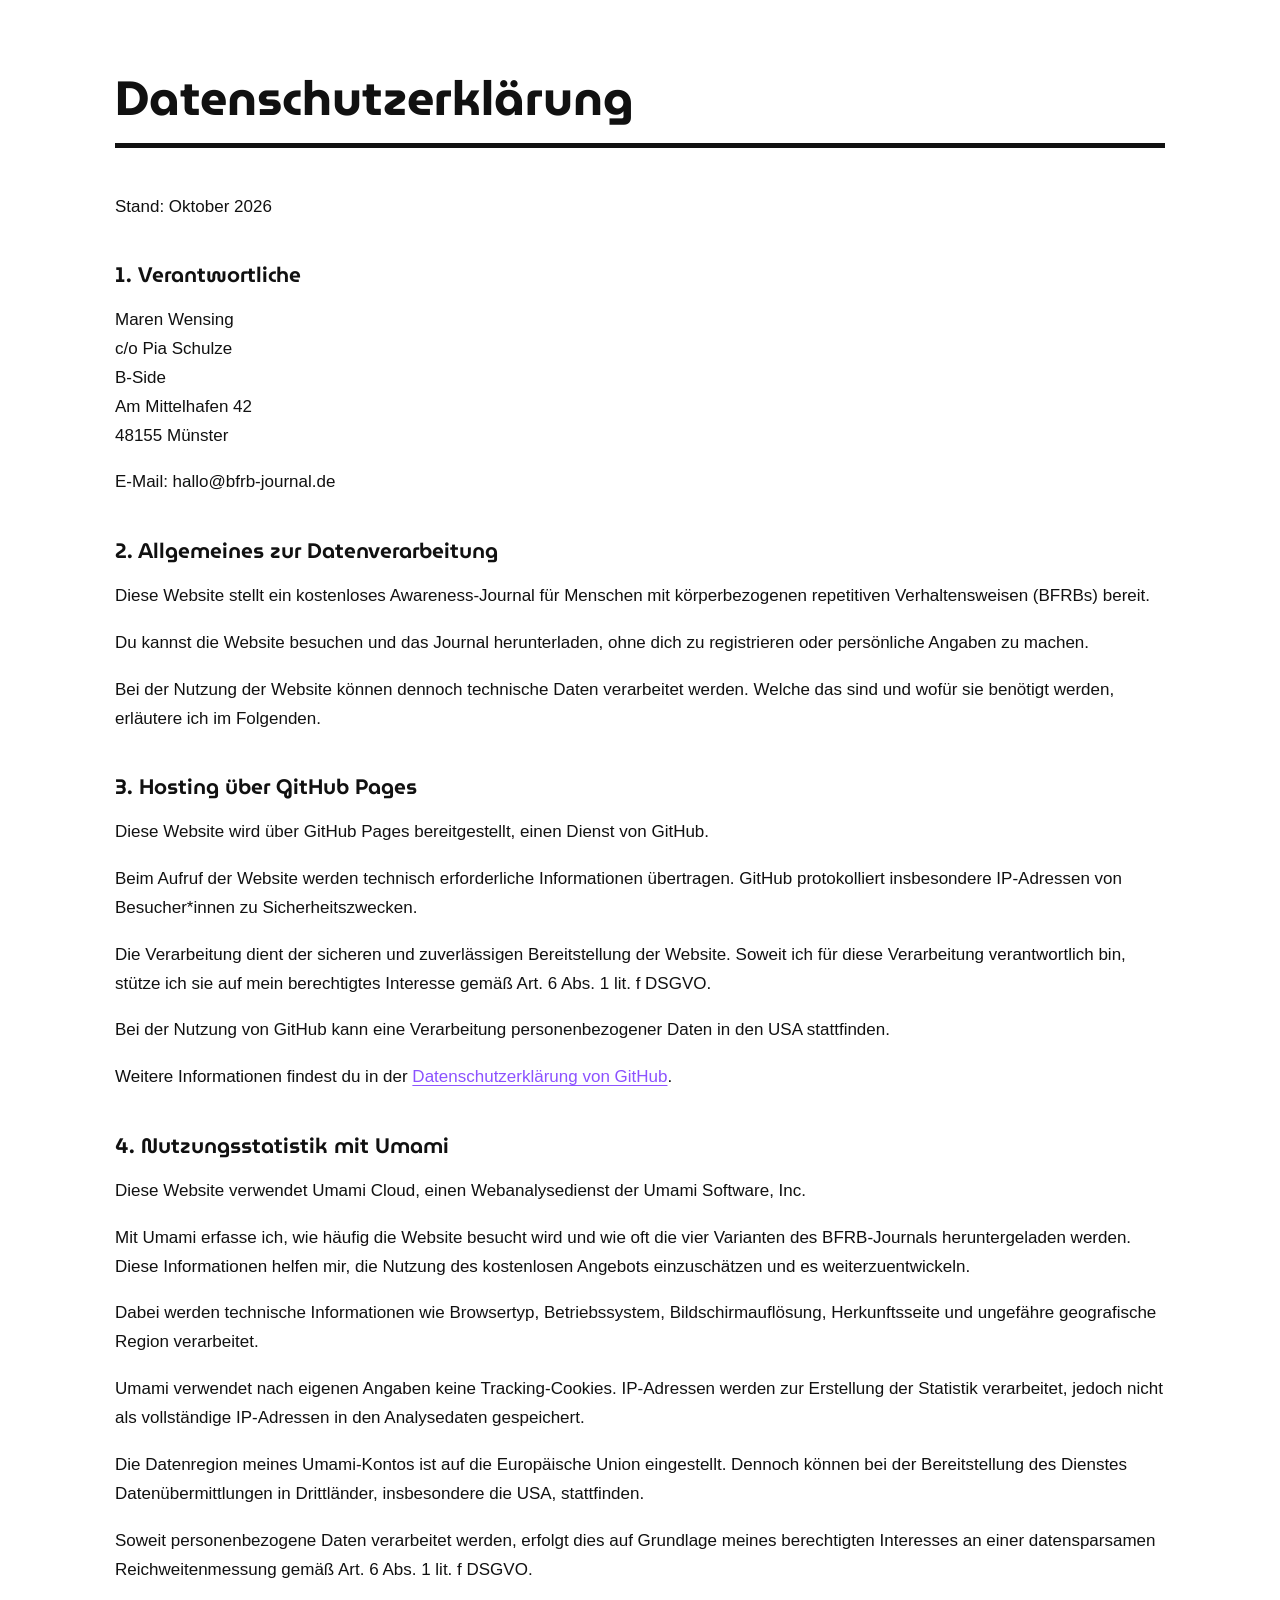
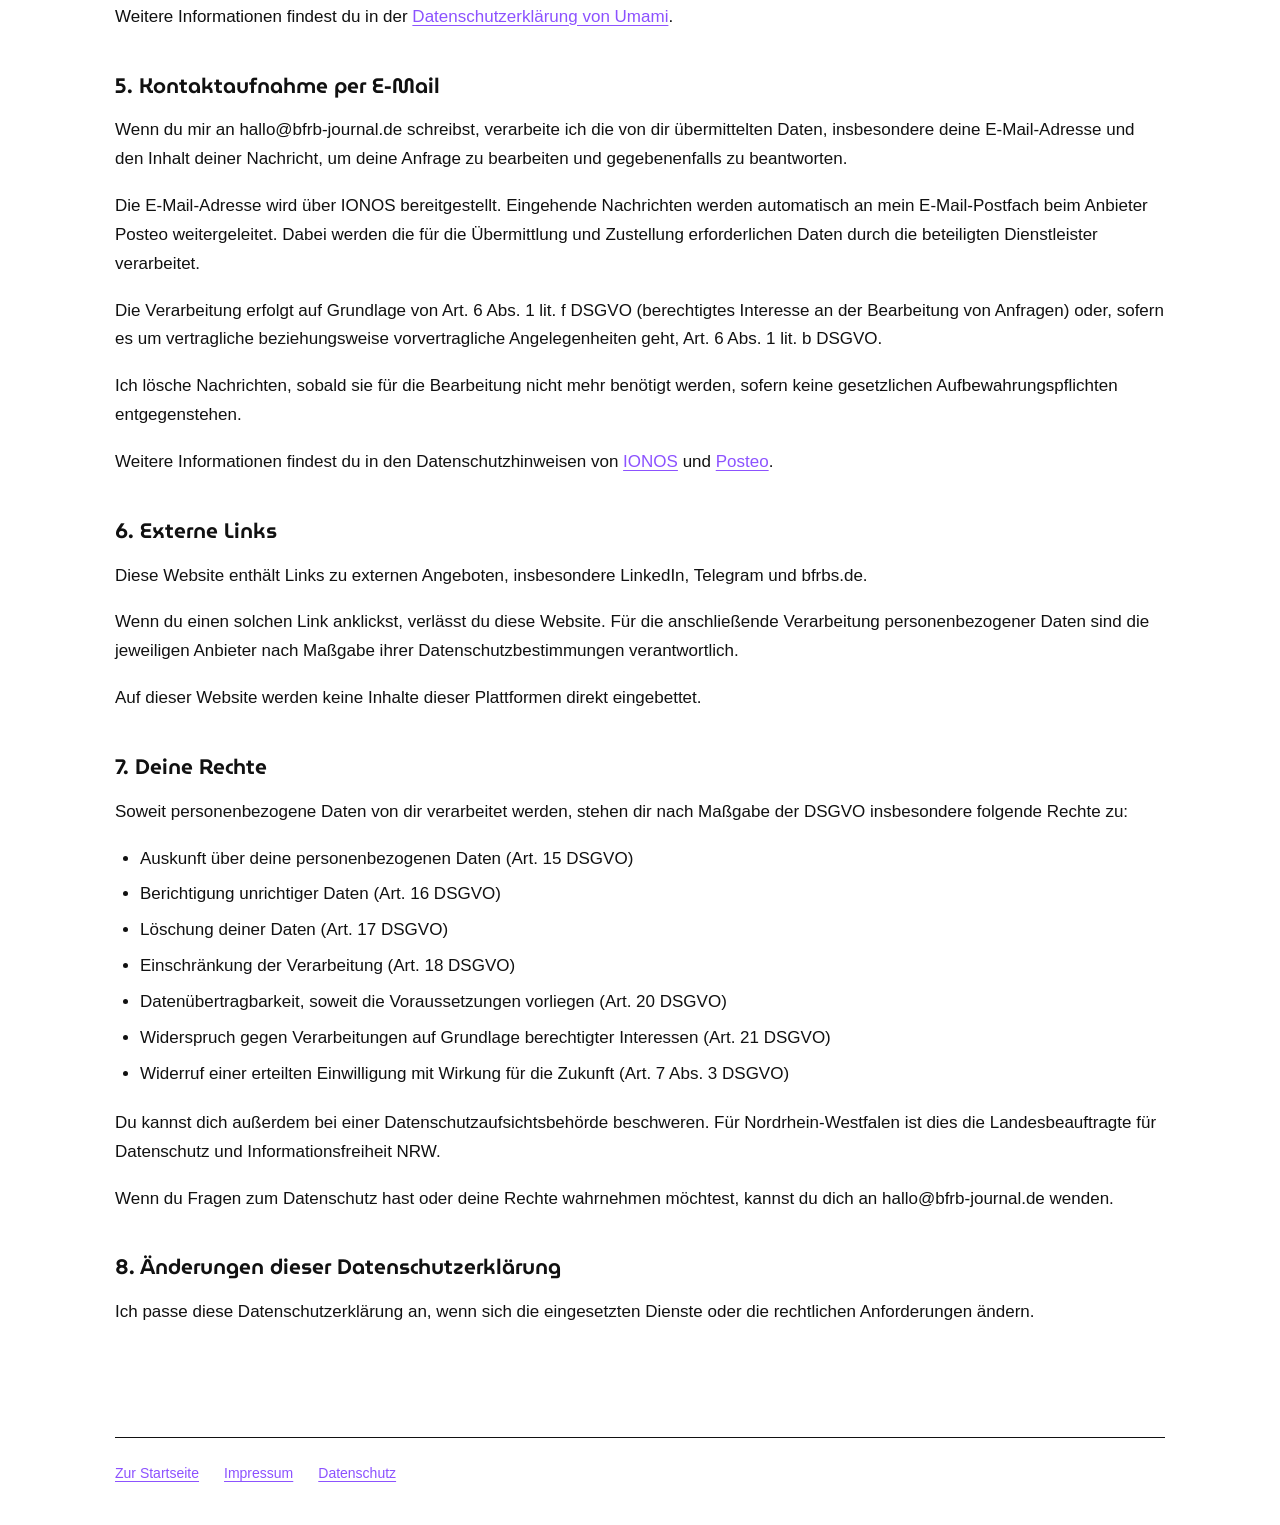
<file: datenschutz.html>
<!DOCTYPE html>
<html lang="de">

<head>
  <meta charset="UTF-8">
  <meta name="viewport" content="width=device-width, initial-scale=1.0">

  <title>Datenschutz – BFRB-Journal</title>

  <link rel="stylesheet" href="style.css">

  <style>
    .legal-page {
      width: calc(100% - 60px);
      max-width: 1050px;
      margin: 70px auto 110px;
      font-family: Arial, sans-serif;
      color: #111;
    }

    .legal-page h1 {
      font-family: "MuseoModerno", Arial, sans-serif;
      font-size: clamp(32px, 5vw, 48px);
      line-height: 1.2;
      margin: 0 0 45px;
      padding-bottom: 15px;
      border-bottom: 5px solid #111;
    }

    .legal-page h2 {
      font-family: "MuseoModerno", Arial, sans-serif;
      font-size: 21px;
      font-weight: 600;
      margin: 38px 0 14px;
    }

    .legal-page p,
    .legal-page li {
      font-size: 17px;
      line-height: 1.7;
    }

    .legal-page p {
      margin: 0 0 18px;
    }

    .legal-page ul {
      padding-left: 25px;
      margin: 0 0 20px;
    }

    .legal-page li {
      margin-bottom: 7px;
    }

    .legal-page a,
    .legal-footer a {
      color: #8c52ff;
      text-underline-offset: 3px;
      overflow-wrap: anywhere;
    }

    .legal-footer {
      width: calc(100% - 60px);
      max-width: 1050px;
      margin: 0 auto;
      padding: 25px 0 40px;
      border-top: 1px solid #111;
      display: flex;
      flex-wrap: wrap;
      gap: 25px;
      font-family: Arial, sans-serif;
      font-size: 14px;
    }

    @media (max-width: 600px) {
      .legal-page,
      .legal-footer {
        width: calc(100% - 40px);
      }

      .legal-page {
        margin-top: 45px;
        margin-bottom: 70px;
      }
    }
  </style>
</head>

<body>

  <main class="legal-page">

    <h1>Datenschutzerklärung</h1>

    <p>Stand: Oktober 2026</p>

    <h2>1. Verantwortliche</h2>

    <p>
      Maren Wensing<br>
      c/o Pia Schulze<br>
      B-Side<br>
      Am Mittelhafen 42<br>
      48155 Münster
    </p>

    <p>
      E-Mail: hallo@bfrb-journal.de
    </p>

    <h2>2. Allgemeines zur Datenverarbeitung</h2>

    <p>
      Diese Website stellt ein kostenloses Awareness-Journal
      für Menschen mit körperbezogenen repetitiven
      Verhaltensweisen (BFRBs) bereit.
    </p>

    <p>
      Du kannst die Website besuchen und das Journal
      herunterladen, ohne dich zu registrieren oder
      persönliche Angaben zu machen.
    </p>

    <p>
      Bei der Nutzung der Website können dennoch technische
      Daten verarbeitet werden. Welche das sind und wofür
      sie benötigt werden, erläutere ich im Folgenden.
    </p>

    <h2>3. Hosting über GitHub Pages</h2>

    <p>
      Diese Website wird über GitHub Pages bereitgestellt,
      einen Dienst von GitHub.
    </p>

    <p>
      Beim Aufruf der Website werden technisch erforderliche
      Informationen übertragen. GitHub protokolliert
      insbesondere IP-Adressen von Besucher*innen zu
      Sicherheitszwecken.
    </p>

    <p>
      Die Verarbeitung dient der sicheren und zuverlässigen
      Bereitstellung der Website. Soweit ich für diese
      Verarbeitung verantwortlich bin, stütze ich sie auf
      mein berechtigtes Interesse gemäß Art. 6 Abs. 1
      lit. f DSGVO.
    </p>

    <p>
      Bei der Nutzung von GitHub kann eine Verarbeitung
      personenbezogener Daten in den USA stattfinden.
    </p>

    <p>
      Weitere Informationen findest du in der
      <a
        href="https://docs.github.com/de/site-policy/privacy-policies/github-general-privacy-statement"
        target="_blank"
        rel="noopener noreferrer"
      >Datenschutzerklärung von GitHub</a>.
    </p>


<h2>4. Nutzungsstatistik mit Umami</h2>

<p>
  Diese Website verwendet Umami Cloud, einen
  Webanalysedienst der Umami Software, Inc.
</p>

<p>
  Mit Umami erfasse ich, wie häufig die Website
  besucht wird und wie oft die vier Varianten
  des BFRB-Journals heruntergeladen werden.
  Diese Informationen helfen mir, die Nutzung
  des kostenlosen Angebots einzuschätzen und
  es weiterzuentwickeln.
</p>

<p>
  Dabei werden technische Informationen wie
  Browsertyp, Betriebssystem, Bildschirmauflösung,
  Herkunftsseite und ungefähre geografische
  Region verarbeitet.
</p>

<p>
  Umami verwendet nach eigenen Angaben keine
  Tracking-Cookies. IP-Adressen werden zur
  Erstellung der Statistik verarbeitet, jedoch
  nicht als vollständige IP-Adressen in den
  Analysedaten gespeichert.
</p>

<p>
  Die Datenregion meines Umami-Kontos ist auf
  die Europäische Union eingestellt.
  Dennoch können bei der Bereitstellung des
  Dienstes Datenübermittlungen in Drittländer,
  insbesondere die USA, stattfinden.
</p>

<p>
  Soweit personenbezogene Daten verarbeitet
  werden, erfolgt dies auf Grundlage meines
  berechtigten Interesses an einer datensparsamen
  Reichweitenmessung gemäß Art. 6 Abs. 1
  lit. f DSGVO.
</p>

<p>
  Weitere Informationen findest du in der
  <a
    href="https://umami.is/privacy"
    target="_blank"
    rel="noopener noreferrer"
  >Datenschutzerklärung von Umami</a>.
</p>

    
    <h2>5. Kontaktaufnahme per E-Mail</h2>

    <p>
      Wenn du mir an hallo@bfrb-journal.de schreibst,
      verarbeite ich die von dir übermittelten Daten,
      insbesondere deine E-Mail-Adresse und den Inhalt
      deiner Nachricht, um deine Anfrage zu bearbeiten
      und gegebenenfalls zu beantworten.
    </p>

    <p>
      Die E-Mail-Adresse wird über IONOS bereitgestellt.
      Eingehende Nachrichten werden automatisch an mein
      E-Mail-Postfach beim Anbieter Posteo weitergeleitet.
      Dabei werden die für die Übermittlung und Zustellung
      erforderlichen Daten durch die beteiligten
      Dienstleister verarbeitet.
    </p>

    <p>
      Die Verarbeitung erfolgt auf Grundlage von Art. 6
      Abs. 1 lit. f DSGVO (berechtigtes Interesse an der
      Bearbeitung von Anfragen) oder, sofern es um
      vertragliche beziehungsweise vorvertragliche
      Angelegenheiten geht, Art. 6 Abs. 1 lit. b DSGVO.
    </p>

    <p>
      Ich lösche Nachrichten, sobald sie für die
      Bearbeitung nicht mehr benötigt werden, sofern
      keine gesetzlichen Aufbewahrungspflichten
      entgegenstehen.
    </p>

    <p>
      Weitere Informationen findest du in den
      Datenschutzhinweisen von
      <a
        href="https://www.ionos.de/terms-gtc/datenschutzerklaerung/"
        target="_blank"
        rel="noopener noreferrer"
      >IONOS</a>
      und
      <a
        href="https://posteo.de/site/datenschutzerklaerung"
        target="_blank"
        rel="noopener noreferrer"
      >Posteo</a>.
    </p>

    <h2>6. Externe Links</h2>

    <p>
      Diese Website enthält Links zu externen Angeboten,
      insbesondere LinkedIn, Telegram und bfrbs.de.
    </p>

    <p>
      Wenn du einen solchen Link anklickst, verlässt du
      diese Website. Für die anschließende Verarbeitung
      personenbezogener Daten sind die jeweiligen Anbieter
      nach Maßgabe ihrer Datenschutzbestimmungen
      verantwortlich.
    </p>

    <p>
      Auf dieser Website werden keine Inhalte dieser
      Plattformen direkt eingebettet.
    </p>

    <h2>7. Deine Rechte</h2>

    <p>
      Soweit personenbezogene Daten von dir verarbeitet
      werden, stehen dir nach Maßgabe der DSGVO
      insbesondere folgende Rechte zu:
    </p>

    <ul>
      <li>Auskunft über deine personenbezogenen Daten (Art. 15 DSGVO)</li>
      <li>Berichtigung unrichtiger Daten (Art. 16 DSGVO)</li>
      <li>Löschung deiner Daten (Art. 17 DSGVO)</li>
      <li>Einschränkung der Verarbeitung (Art. 18 DSGVO)</li>
      <li>Datenübertragbarkeit, soweit die Voraussetzungen vorliegen (Art. 20 DSGVO)</li>
      <li>Widerspruch gegen Verarbeitungen auf Grundlage berechtigter Interessen (Art. 21 DSGVO)</li>
      <li>Widerruf einer erteilten Einwilligung mit Wirkung für die Zukunft (Art. 7 Abs. 3 DSGVO)</li>
    </ul>

    <p>
      Du kannst dich außerdem bei einer
      Datenschutzaufsichtsbehörde beschweren.
      Für Nordrhein-Westfalen ist dies die
      Landesbeauftragte für Datenschutz und
      Informationsfreiheit NRW.
    </p>

    <p>
      Wenn du Fragen zum Datenschutz hast oder deine
      Rechte wahrnehmen möchtest, kannst du dich an
      hallo@bfrb-journal.de wenden.
    </p>

    <h2>8. Änderungen dieser Datenschutzerklärung</h2>

    <p>
      Ich passe diese Datenschutzerklärung an,
      wenn sich die eingesetzten Dienste oder
      die rechtlichen Anforderungen ändern.
    </p>

  </main>

  <footer class="legal-footer">
    <a href="index.html">Zur Startseite</a>
    <a href="impressum.html">Impressum</a>
    <a href="datenschutz.html" aria-current="page">Datenschutz</a>
  </footer>

</body>

</html>
</file>
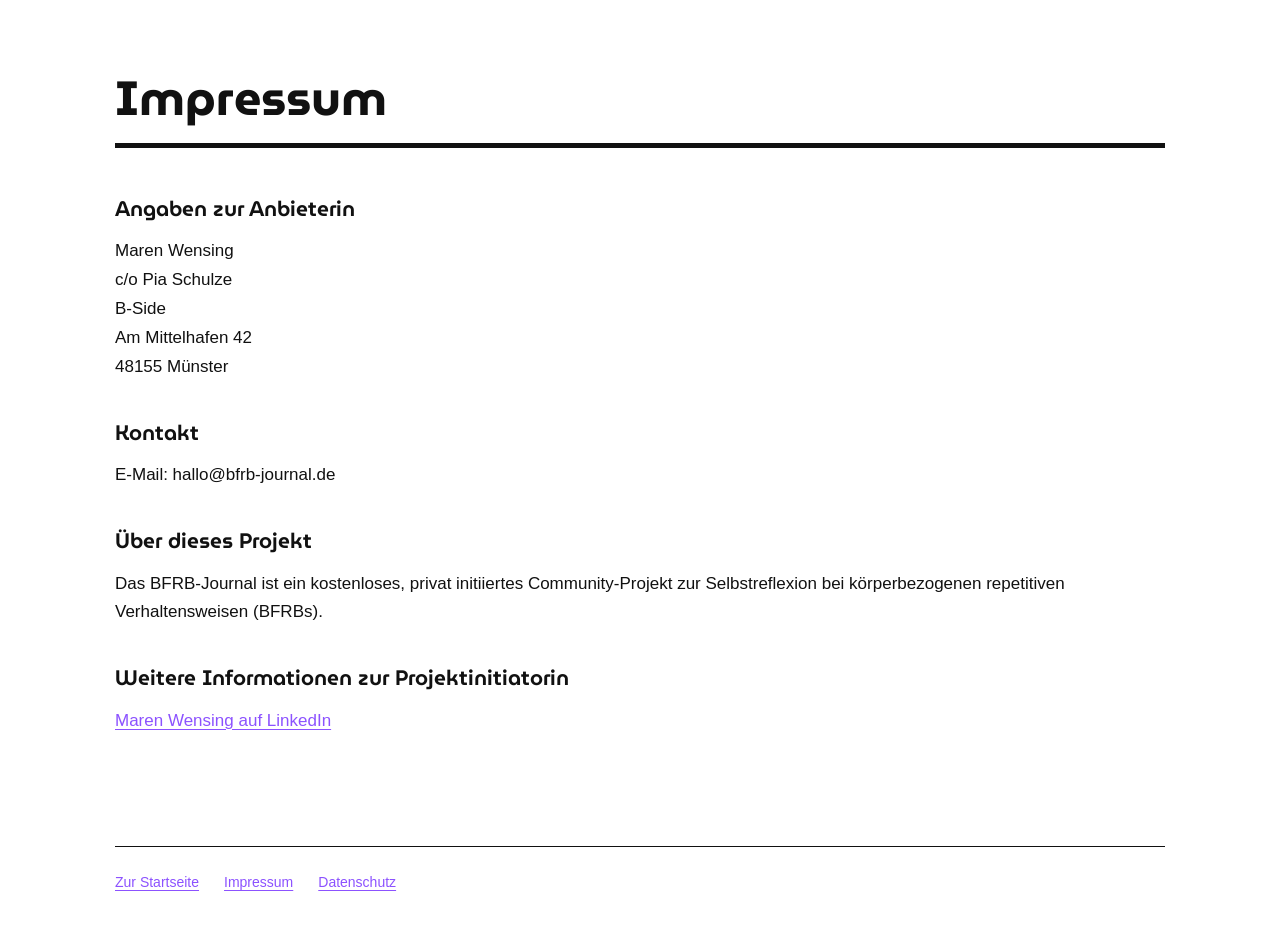
<file: impressum.html>
<!DOCTYPE html>
<html lang="de">

<head>
  <meta charset="UTF-8">
  <meta name="viewport" content="width=device-width, initial-scale=1.0">

  <title>Impressum – BFRB-Journal</title>

  <link rel="stylesheet" href="style.css">

  <style>
    .legal-page {
      width: calc(100% - 60px);
      max-width: 1050px;
      margin: 70px auto 110px;
      font-family: Arial, sans-serif;
      color: #111;
    }

    .legal-page h1 {
      font-family: "MuseoModerno", Arial, sans-serif;
      font-size: clamp(32px, 5vw, 48px);
      line-height: 1.2;
      margin: 0 0 45px;
      padding-bottom: 15px;
      border-bottom: 5px solid #111;
    }

    .legal-page h2 {
      font-family: "MuseoModerno", Arial, sans-serif;
      font-size: 21px;
      font-weight: 600;
      margin: 35px 0 12px;
    }

    .legal-page p {
      font-size: 17px;
      line-height: 1.7;
      margin: 0 0 20px;
    }

    .legal-page a,
    .legal-footer a {
      color: #8c52ff;
      text-underline-offset: 3px;
    }

    .legal-footer {
      width: calc(100% - 60px);
      max-width: 1050px;
      margin: 0 auto;
      padding: 25px 0 40px;
      border-top: 1px solid #111;
      display: flex;
      flex-wrap: wrap;
      gap: 25px;
      font-family: Arial, sans-serif;
      font-size: 14px;
    }

    @media (max-width: 600px) {
      .legal-page,
      .legal-footer {
        width: calc(100% - 40px);
      }

      .legal-page {
        margin-top: 45px;
        margin-bottom: 70px;
      }
    }
  </style>
</head>

<body>

  <main class="legal-page">

    <h1>Impressum</h1>

    <h2>Angaben zur Anbieterin</h2>

    <p>
      Maren Wensing<br>
      c/o Pia Schulze<br>
      B-Side<br>
      Am Mittelhafen 42<br>
      48155 Münster
    </p>

    <h2>Kontakt</h2>

    <p>
      E-Mail: hallo@bfrb-journal.de
    </p>

    <h2>Über dieses Projekt</h2>

    <p>
      Das BFRB-Journal ist ein kostenloses, privat
      initiiertes Community-Projekt zur Selbstreflexion
      bei körperbezogenen repetitiven Verhaltensweisen (BFRBs).
    </p>

    <h2>Weitere Informationen zur Projektinitiatorin</h2>

    <p>
      <a
        href="https://www.linkedin.com/in/maren-wensing-54979b29b/"
        target="_blank"
        rel="noopener noreferrer"
      >
        Maren Wensing auf LinkedIn
      </a>
    </p>

  </main>

  <footer class="legal-footer">
    <a href="index.html">Zur Startseite</a>
    <a href="impressum.html" aria-current="page">Impressum</a>
    <a href="datenschutz.html">Datenschutz</a>
  </footer>

</body>

</html>
</file>
<file: style.css>
/* =========================================================
   SCHRIFT
   ========================================================= */

@font-face {
  font-family: "MuseoModerno";
  src: url("MuseoModerno-VariableFont_wght.ttf") format("truetype");
  font-weight: 100 900;
  font-style: normal;
  font-display: swap;
}


/* =========================================================
   GRUNDEINSTELLUNGEN
   ========================================================= */

* {
  box-sizing: border-box;
}

html {
  scroll-behavior: smooth;
}

body {
  margin: 0;
  background: #ffffff;
  color: #111111;
  font-family: Arial, Helvetica, sans-serif;
  font-size: 17px;
  line-height: 1.55;
}

main {
  width: 100%;
}


/* =========================================================
   HERO / STARTSEITE
   ========================================================= */

.hero {
  min-height: 100vh;
  max-width: 850px;
  margin: 0 auto;
  padding: 40px 30px;
  display: flex;
  flex-direction: column;
  align-items: center;
  justify-content: center;
  text-align: center;
}

.scribble {
  margin-bottom: 18px;
  line-height: 0;
}

.scribble img {
  display: block;
  width: 410px;
  max-width: 90vw;
  height: auto;
}

.journal-title {
  margin-bottom: 25px;
  padding: 10px 30px 14px;
  border: 3px solid #111;
  font-family: "MuseoModerno", Arial, sans-serif;
  line-height: 0.85;
}

.bfrb {
  display: block;
  font-size: clamp(65px, 11vw, 115px);
  font-weight: 500;
  letter-spacing: -5px;
}

.journal {
  display: block;
  font-size: clamp(30px, 5vw, 52px);
  font-weight: 400;
}

.hero h1 {
  max-width: 700px;
  margin: 0 0 20px;
  font-family: "MuseoModerno", Arial, sans-serif;
  font-size: clamp(26px, 4vw, 34px);
  font-weight: 600;
  line-height: 1.2;
}

.intro {
  max-width: 610px;
  margin: 0 0 25px;
  font-size: 18px;
}

.small {
  margin-top: 14px;
  margin-bottom: 0;
  font-size: 14px;
}


/* =========================================================
   BUTTONS
   ========================================================= */

.button,
.button:link,
.button:visited,
.download-button,
.download-button:link,
.download-button:visited {
  display: inline-block;
  padding: 15px 27px;
  background: #8c52ff;
  border: 2px solid #8c52ff;
  color: #ffffff;
  font-family: Arial, Helvetica, sans-serif;
  font-size: 17px;
  font-weight: bold;
  text-decoration: none;
  transition:
    background 0.15s ease,
    color 0.15s ease;
}

.button:hover,
.download-button:hover {
  background: #ffffff;
  color: #8c52ff;
}

.download-button {
  margin-top: 4px;
}

.download-button.disabled {
  opacity: 0.45;
}


/* =========================================================
   BFRB-ERKLÄRUNG
   ========================================================= */

.bfrb-info {
  max-width: 700px;
  margin: 0 auto 120px;
  padding: 30px;
  border-top: 2px solid #111;
  border-bottom: 2px solid #111;
  text-align: center;
}

.bfrb-details {
  width: 100%;
  text-align: center;
}

.bfrb-details summary {
  cursor: pointer;
  font-family: "MuseoModerno", Arial, sans-serif;
  font-size: 21px;
  font-weight: 600;
  text-align: center;
}

.bfrb-details-content {
  max-width: 600px;
  margin: 20px auto 0;
  text-align: center;
}

.bfrb-details-content p {
  margin: 0;
  font-size: 17px;
  text-align: center;
}

.bfrb-more {
  display: block;
  margin-top: 8px;
  color: #8c52ff;
  font-weight: 600;
  text-decoration: underline;
  text-underline-offset: 3px;
}


/* =========================================================
   GEMEINSAMES SEITENRASTER
   ========================================================= */

.section-heading,
.why-journal,
.journal-preview,
.downloads,
.community {
  width: calc(100% - 60px);
  max-width: 1050px;
  margin-left: auto;
  margin-right: auto;
}


/* =========================================================
   ABSCHNITTSÜBERSCHRIFTEN
   ========================================================= */

.section-heading {
  margin-bottom: 45px;
}

.section-title {
  width: 100%;
  margin: 0;
  padding: 0;
  color: #111111;
  background: transparent;
  font-family: "MuseoModerno", Arial, sans-serif;
  font-size: 24px;
  font-weight: 650;
  line-height: 1.3;
  text-align: left;
}

.section-title::after {
  content: "";
  display: block;
  width: 100%;
  height: 14px;
  margin-top: 12px;
  background: #111111;
}


/* =========================================================
   WARUM DIESES JOURNAL
   ========================================================= */

.why-journal {
  padding-bottom: 120px;
}

.why-content {
  width: 100%;
  display: flow-root;
}

.why-photo {
  float: right;
  width: 230px;
  height: 230px;
  margin: 0 0 24px 32px;
  border: 2px solid #111;
  border-radius: 50%;
  overflow: hidden;
}

.why-photo img {
  display: block;
  width: 100%;
  height: 100%;
  object-fit: cover;
}

.why-content p {
  margin: 0 0 24px;
  font-size: 17px;
  line-height: 1.65;
}

.why-content p:first-of-type {
  font-weight: 700;
}

.maybe-thoughts {
  margin-top: 4px !important;
  margin-bottom: 28px !important;
  line-height: 1.75 !important;
}

/* LINKEDIN */

.why-content p.why-linkedin {
  margin-top: 30px;
  font-size: 15px;
}

.why-linkedin a {
  color: #8c52ff;
  text-decoration: underline;
  text-underline-offset: 3px;
}

.why-linkedin a:hover {
  text-decoration-thickness: 2px;
}


/* =========================================================
   JOURNAL-VORSCHAU
   ========================================================= */

.journal-preview {
  padding-bottom: 120px;
}

.preview-intro {
  max-width: 700px;
  margin: -20px auto 35px;
  font-size: 17px;
  text-align: center;
}

.preview-layout {
  width: 100%;
  display: grid;
  grid-template-columns: minmax(0, 1.35fr) minmax(280px, 0.85fr);
  gap: 45px;
  align-items: center;
}

.preview-gallery {
  min-width: 0;
}


/* =========================================================
   SLIDER
   ========================================================= */

.slider {
  position: relative;
  width: 100%;
  overflow: hidden;
  border: 2px solid #111;
  background: #f5f5f5;
}

.slide {
  display: none;
}

.slide.active {
  display: block;
}

.slide img {
  display: block;
  width: 100%;
  height: auto;
  cursor: zoom-in;
}

.slider-arrow {
  position: absolute;
  top: 50%;
  width: 46px;
  height: 46px;
  transform: translateY(-50%);
  border: 2px solid #8c52ff;
  background: #8c52ff;
  color: #ffffff !important;
  font-family: Arial, Helvetica, sans-serif;
  font-size: 25px;
  line-height: 1;
  cursor: pointer;
}

.slider-arrow:hover {
  background: #ffffff;
  color: #8c52ff !important;
}

.slider-prev {
  left: 15px;
}

.slider-next {
  right: 15px;
}

.slider-dots {
  display: flex;
  justify-content: center;
  gap: 10px;
  margin-top: 18px;
}

.slider-dot {
  width: 11px;
  height: 11px;
  padding: 0;
  border: 1.5px solid #8c52ff;
  border-radius: 50%;
  background: #ffffff;
  cursor: pointer;
}

.slider-dot.active {
  background: #8c52ff;
}


/* =========================================================
   FRAGEN NEBEN DER GALERIE
   ========================================================= */

.journal-questions {
  min-width: 0;
  padding-left: 32px;
  border-left: 2px solid #111;
}

.question-list p {
  display: grid;
  grid-template-columns: 20px minmax(0, 1fr);
  column-gap: 8px;
  align-items: start;
  margin: 0;
  padding: 14px 0;
  border-bottom: 1px solid #cccccc;
  color: #111111;
  font-size: 17px;
  font-weight: 400;
  line-height: 1.45;
}

.question-list p:first-child {
  border-top: 1px solid #cccccc;
}

.question-list span {
  color: #111111;
  font-size: 17px;
  font-weight: 400;
  line-height: 1.45;
}


/* =========================================================
   LIGHTBOX
   ========================================================= */

.lightbox {
  position: fixed;
  inset: 0;
  z-index: 1000;
  display: none;
  align-items: center;
  justify-content: center;
  padding: 30px;
  background: rgba(0, 0, 0, 0.88);
}

.lightbox.open {
  display: flex;
}

.lightbox img {
  display: block;
  max-width: 95vw;
  max-height: 92vh;
  width: auto;
  height: auto;
  object-fit: contain;
}

.lightbox-close {
  position: fixed;
  top: 20px;
  right: 25px;
  width: 48px;
  height: 48px;
  border: 2px solid #8c52ff;
  background: #8c52ff;
  color: #ffffff;
  font-size: 32px;
  line-height: 1;
  cursor: pointer;
}

.lightbox-close:hover {
  background: #ffffff;
  color: #8c52ff;
}

body.lightbox-open {
  overflow: hidden;
}


/* =========================================================
   DOWNLOAD
   ========================================================= */

#download {
  scroll-margin-top: 35px;
}

.downloads {
  padding-bottom: 80px;
}

.download-intro {
  max-width: 680px;
  margin: 0 auto 30px;
  font-size: 17px;
  text-align: center;
}

.download-grid {
  width: 100%;
  display: grid;
  grid-template-columns: repeat(2, minmax(0, 1fr));
  gap: 30px;
  align-items: stretch;
}

.download-card {
  display: flex;
  flex-direction: column;
  min-width: 0;
  padding: 25px 32px;
  border: 2px solid #111;
}

.download-card > h2 {
  margin: 0 0 12px;
  font-family: "MuseoModerno", Arial, sans-serif;
  font-size: 21px;
  font-weight: 600;
  line-height: 1.3;
}

.download-card > p {
  min-height: 78px;
  margin: 0 0 20px;
  font-size: 17px;
}

.download-option {
  margin-top: 18px;
  padding-top: 18px;
  border-top: 1px solid #111;
}

.download-option:first-of-type {
  min-height: 162px;
}

.download-option h3 {
  margin: 0 0 5px;
  font-family: "MuseoModerno", Arial, sans-serif;
  font-size: 18px;
  font-weight: 600;
  line-height: 1.3;
}

.download-option p {
  margin: 0 0 10px;
  font-size: 15px;
}


/* =========================================================
   DRUCKANLEITUNG-LINK
   ========================================================= */

.print-link {
  display: inline-block;
  margin-top: 12px !important;
  margin-left: 2px;
  padding: 0;
  border: none;
  border-bottom: 1px solid #8c52ff;
  background: transparent;
  color: #8c52ff;
  font-family: Arial, Helvetica, sans-serif;
  font-size: 14px !important;
  text-decoration: none;
  cursor: pointer;
}

.print-link:hover {
  border-bottom: 2px solid #8c52ff;
}


/* =========================================================
   DRUCKANLEITUNG
   ========================================================= */

.print-guide {
  margin-top: 55px;
  padding-top: 35px;
  border-top: 2px solid #111;
  scroll-margin-top: 35px;
}

.print-guide summary {
  cursor: pointer;
  font-family: "MuseoModerno", Arial, sans-serif;
  font-size: 21px;
  font-weight: 600;
}

.print-guide-content {
  margin-top: 25px;
  font-size: 16px;
}

.print-guide-content ol {
  margin-top: 20px;
  padding-left: 40px;
}

.print-guide-content li {
  margin-bottom: 5px;
}

.print-tip {
  margin-top: 20px;
}


/* =========================================================
   COMMUNITY & PROJEKT
   ========================================================= */

.community {
  padding-bottom: 100px;
}

.community-layout {
  width: 100%;
}

.community-columns {
  display: grid;
  grid-template-columns: repeat(2, minmax(0, 1fr));
  gap: 60px;
  align-items: start;
}

.community-project h2,
.community-exchange h2 {
  margin: 0 0 18px;
  font-family: "MuseoModerno", Arial, sans-serif;
  font-size: 21px;
  font-weight: 600;
  line-height: 1.3;
}

.community-project p,
.community-exchange p {
  margin: 0 0 20px;
  font-size: 17px;
  line-height: 1.65;
}

.community a {
  color: #8c52ff;
  font-weight: 600;
  text-decoration: underline;
  text-underline-offset: 3px;
}

.community a:hover {
  text-decoration-thickness: 2px;
}


/* FEEDBACK */

.community-feedback {
  margin-top: 40px;
  padding-top: 28px;
  border-top: 1px solid #111;
}

.community-feedback h2 {
  margin: 0 0 15px;
  font-family: "MuseoModerno", Arial, sans-serif;
  font-size: 24px;
  font-weight: 600;
  line-height: 1.3;
}

.community-feedback p {
  margin: 0 0 20px;
  line-height: 1.65;
}

.feedback-placeholder {
  display: inline-block;
  max-width: 100%;
  margin-top: 4px;
  padding: 13px 20px;
  border: 2px solid #8c52ff;
  background: #8c52ff;
  color: #ffffff;
  font-weight: 700;
  overflow-wrap: anywhere;
}


/* =========================================================
   FOOTER – LILA MIT WEISSER SCHRIFT
   ========================================================= */

.site-footer {
  width: 100%;
  max-width: none;
  margin: 0;
  padding: 30px 20px;
  background: #8c52ff;
  border: none;

  display: flex;
  justify-content: center;
  align-items: center;
  flex-wrap: wrap;
  gap: 35px;

  font-family: Arial, Helvetica, sans-serif;
  font-size: 14px;
}

.site-footer a,
.site-footer a:link,
.site-footer a:visited {
  color: #ffffff;
  text-decoration: none;
  text-underline-offset: 4px;
}

.site-footer a:hover,
.site-footer a:focus-visible {
  color: #ffffff;
  text-decoration: underline;
}


/* =========================================================
   DROPDOWN-DREIECKE
   ========================================================= */

.bfrb-details > summary,
.print-guide > summary {
  list-style: none !important;
}

.bfrb-details > summary::-webkit-details-marker,
.print-guide > summary::-webkit-details-marker {
  display: none !important;
}

.bfrb-details > summary::marker,
.print-guide > summary::marker {
  content: "" !important;
}

.bfrb-details > summary::before,
.print-guide > summary::before {
  content: "▶" !important;
  display: inline-block !important;
  margin-right: 9px;
  color: #8c52ff !important;
  font-family: Arial, Helvetica, sans-serif !important;
  font-size: 14px !important;
  font-weight: normal !important;
  line-height: 1;
  transform: rotate(0deg);
  transform-origin: center;
  transition: transform 0.15s ease;
}

.bfrb-details[open] > summary::before,
.print-guide[open] > summary::before {
  transform: rotate(90deg);
}


/* =========================================================
   TABLET / KLEINERE DESKTOPBREITEN
   ========================================================= */

@media (max-width: 850px) {

  .why-photo {
    width: 190px;
    height: 190px;
    margin-left: 25px;
  }

  .community-columns {
    gap: 35px;
  }

  .preview-layout {
    grid-template-columns: 1fr;
    gap: 35px;
  }

  .journal-questions {
    padding-left: 0;
    border-left: none;
  }

}


/* =========================================================
   HANDY
   ========================================================= */

@media (max-width: 600px) {

  /* GEMEINSAMES SEITENRASTER */

  .section-heading,
  .why-journal,
  .journal-preview,
  .downloads,
  .community {
    width: calc(100% - 40px);
  }


  /* HERO */

  .hero {
    min-height: 90vh;
    padding: 70px 20px 60px;
  }

  .scribble {
    margin-bottom: 25px;
  }

  .journal-title {
    margin-bottom: 35px;
    padding: 10px 20px 13px;
  }

  .bfrb {
    letter-spacing: -3px;
  }

  .hero h1 {
    margin-bottom: 25px;
    font-size: 26px;
  }

  .intro {
    margin-bottom: 35px;
    font-size: 17px;
  }

  .small {
    margin-top: 18px;
  }


  /* BFRB INFO */

  .bfrb-info {
    margin-left: 20px;
    margin-right: 20px;
  }


  /* ÜBERSCHRIFTEN */

  .section-heading {
    margin-bottom: 40px;
  }

  .section-title {
    font-size: 22px;
  }

  .section-title::after {
    height: 12px;
    margin-top: 10px;
  }


  /* WARUM */

  .why-journal {
    padding-bottom: 100px;
  }

  .why-photo {
    float: none;
    width: 220px;
    height: 220px;
    margin: 0 auto 30px;
  }

  .why-content {
    width: 100%;
  }

  .maybe-thoughts {
    line-height: 1.65 !important;
  }


  /* GALERIE */

  .journal-preview {
    padding-bottom: 100px;
  }

  .preview-layout {
    display: block;
  }

  .preview-gallery {
    width: 100%;
  }

  .slider-arrow {
    display: none;
  }

  .journal-questions {
    margin-top: 35px;
    padding-left: 0;
    border-left: none;
  }

  .question-list p {
    padding: 11px 0;
    font-size: 17px;
  }


  /* LIGHTBOX */

  .lightbox {
    padding: 15px;
  }

  .lightbox img {
    max-width: 100%;
    max-height: 92vh;
  }

  .lightbox-close {
    top: 12px;
    right: 15px;
  }


  /* DOWNLOAD */

  .download-grid {
    grid-template-columns: 1fr;
  }

  .download-card {
    display: block;
  }

  .download-card > p {
    min-height: 0;
  }

  .download-option:first-of-type {
    min-height: 0;
  }

  .print-guide {
    margin-top: 45px;
  }


  /* COMMUNITY */

  .community {
    padding-bottom: 70px;
  }

  .community-columns {
    grid-template-columns: 1fr;
    gap: 28px;
  }

  .community-feedback {
    margin-top: 35px;
  }

  .community-feedback h2 {
    font-size: 22px;
  }

  .feedback-placeholder {
    max-width: 100%;
  }


  /* FOOTER */

  .site-footer {
    padding: 25px 20px;
    gap: 25px;
  }

}


/* =========================================================
   INTERAKTIVE ELEMENTE – SICHERHEITSREGELN
   ========================================================= */

.question-list span,
.question-list p,
.question-list p::before {
  color: #111111 !important;
}

.slider .slider-arrow,
.slider button.slider-arrow,
.slider .slider-prev,
.slider .slider-next {
  background: #8c52ff !important;
  border-color: #8c52ff !important;
  color: #ffffff !important;
}

.slider .slider-arrow:hover,
.slider button.slider-arrow:hover,
.slider .slider-prev:hover,
.slider .slider-next:hover {
  background: #ffffff !important;
  border-color: #8c52ff !important;
  color: #8c52ff !important;
}
</file>
